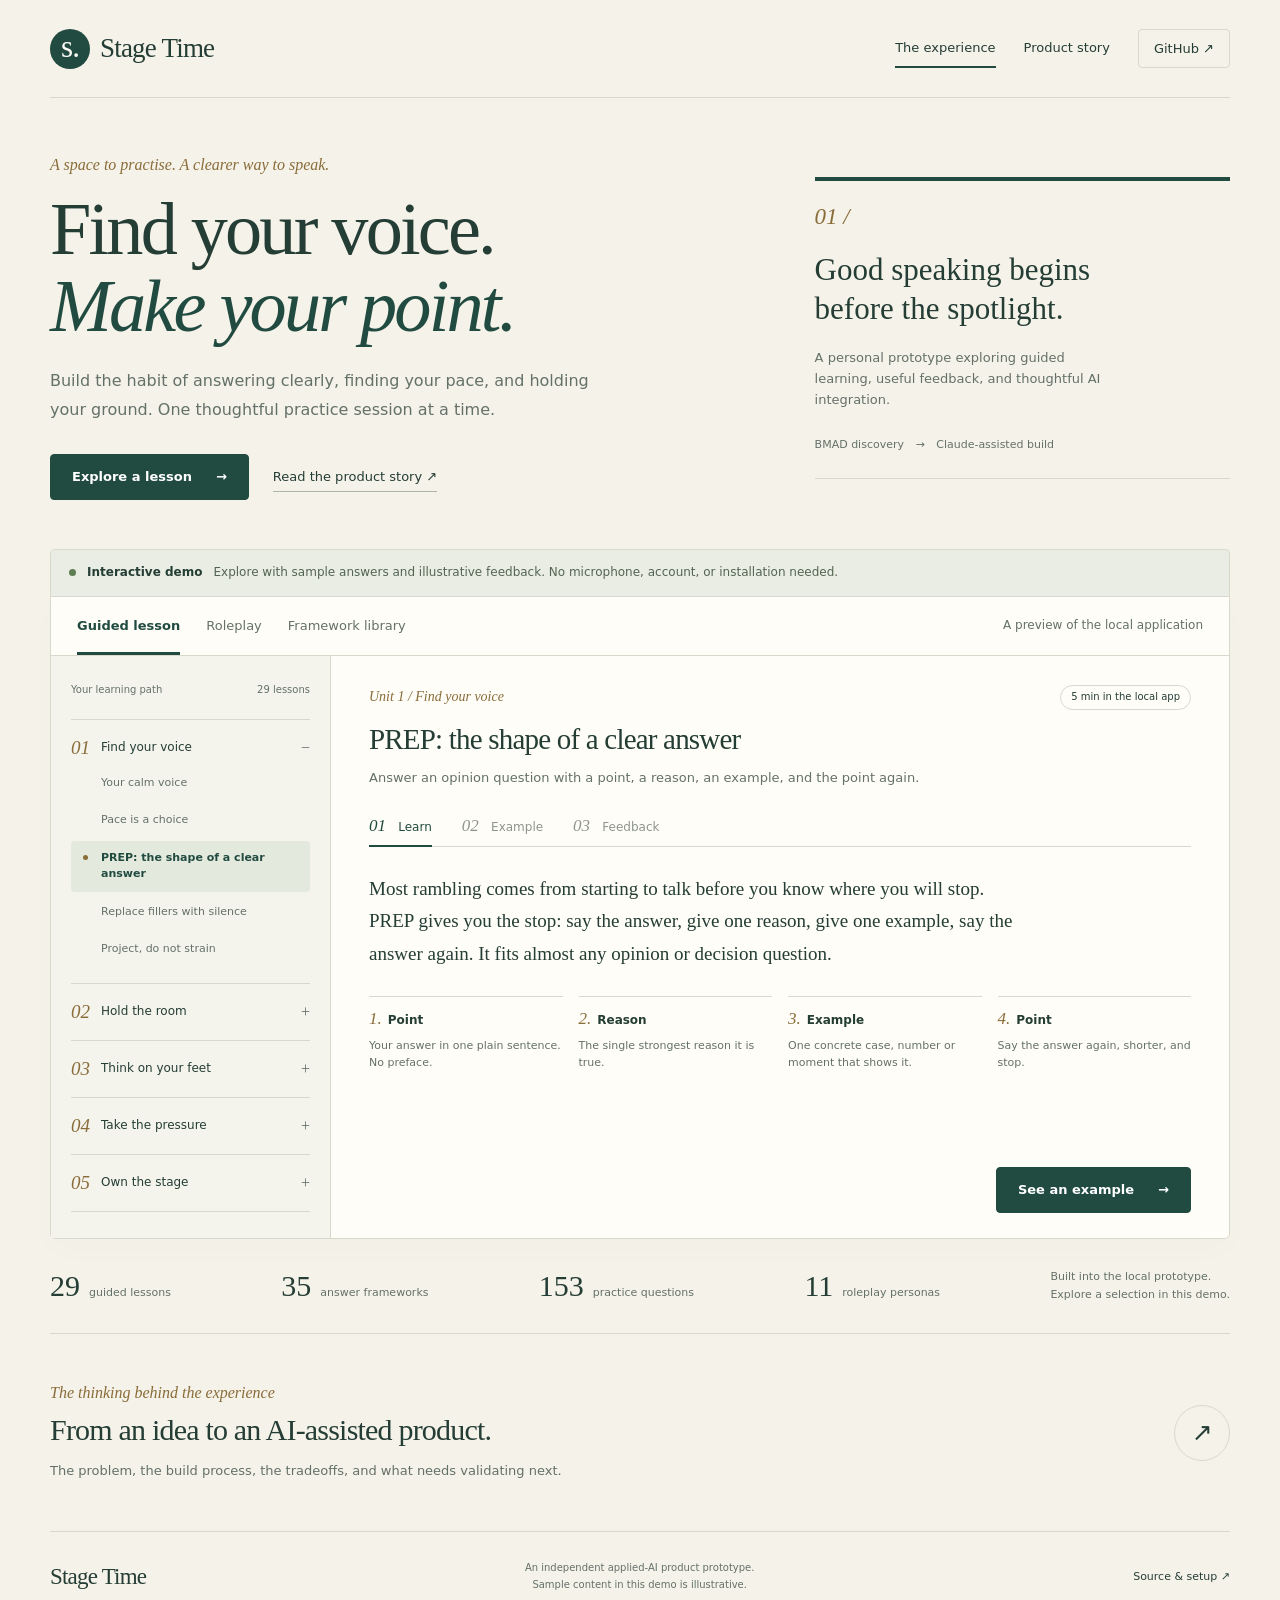
<file: demo/index.html>
<!doctype html>
<html lang="en">
<head>
  <meta charset="utf-8">
  <meta name="viewport" content="width=device-width,initial-scale=1">
  <meta name="theme-color" content="#214b40">
  <title>Stage Time — Speaking practice, thoughtfully built with AI</title>
  <meta name="description" content="Explore Stage Time: an interactive speaking-practice demo and an applied-AI product case study. Built using BMAD discovery and Claude-assisted development.">
  <meta property="og:title" content="Stage Time — From discovery to an AI product prototype">
  <meta property="og:description" content="Try a guided lesson, explore a roleplay, and see the product decisions behind an AI-assisted speaking coach.">
  <meta property="og:type" content="website">
  <meta property="og:url" content="https://yazym-dotcom.github.io/stage-time/">
  <meta property="og:site_name" content="Stage Time">
  <meta property="og:image" content="https://yazym-dotcom.github.io/stage-time/assets/stage-time-cover.png">
  <meta property="og:image:type" content="image/png">
  <meta property="og:image:width" content="1672">
  <meta property="og:image:height" content="941">
  <meta property="og:image:alt" content="Stage Time. Find your voice. Make your point. A green microphone with a speech bubble on an ivory background.">
  <meta name="twitter:card" content="summary_large_image">
  <meta name="twitter:title" content="Stage Time — From discovery to an AI product prototype">
  <meta name="twitter:description" content="Try a guided lesson, explore a roleplay, and see the product decisions behind an AI-assisted speaking coach.">
  <meta name="twitter:image" content="https://yazym-dotcom.github.io/stage-time/assets/stage-time-cover.png">
  <meta name="twitter:image:alt" content="Stage Time. Find your voice. Make your point. A green microphone with a speech bubble on an ivory background.">
  <link rel="canonical" href="https://yazym-dotcom.github.io/stage-time/">
  <link rel="icon" href="./favicon.svg" type="image/svg+xml">
  <link rel="stylesheet" href="./styles.css">
  <script defer src="./content.js"></script>
  <script defer src="./app.js"></script>
</head>
<body>
  <a class="skip" href="#main">Skip to content</a>
  <header class="site-header wrap">
    <a class="brand" href="#demo" aria-label="Stage Time home"><span class="brand-mark">s.</span><span>Stage Time</span></a>
    <nav aria-label="Main navigation">
      <a class="nav-link" href="#demo" data-page="demo">The experience</a>
      <a class="nav-link" href="#story" data-page="story">Product story</a>
      <a class="source-link" href="https://github.com/yazym-dotcom/stage-time" target="_blank" rel="noopener noreferrer">GitHub <span aria-hidden="true">↗</span></a>
    </nav>
  </header>
  <main id="main" class="wrap">
    <section id="demo-page">
      <div class="hero">
        <div><p class="eyebrow">A space to practise. A clearer way to speak.</p>
          <h1>Find your voice.<br><em>Make your point.</em></h1>
          <p class="hero-copy">Build the habit of answering clearly, finding your pace, and holding your ground. One thoughtful practice session at a time.</p>
          <div class="hero-actions"><a class="button primary" href="#lesson">Explore a lesson <span aria-hidden="true">→</span></a><a class="text-link" href="#story">Read the product story <span aria-hidden="true">↗</span></a></div>
        </div>
        <aside class="hero-note"><span class="note-number">01 /</span><p class="serif">Good speaking begins<br>before the spotlight.</p><p>A personal prototype exploring guided learning, useful feedback, and thoughtful AI integration.</p><div class="byline">BMAD discovery <span>→</span> Claude-assisted build</div></aside>
      </div>
      <div class="demo-disclosure"><span class="status-dot" aria-hidden="true"></span><strong>Interactive demo</strong><span>Explore with sample answers and illustrative feedback. No microphone, account, or installation needed.</span></div>
      <section class="experience" id="experience" aria-label="Explore Stage Time">
        <div class="experience-top"><div role="tablist" aria-label="Demo experiences" id="experience-tabs">
          <button role="tab" id="tab-lesson" aria-controls="panel-lesson" aria-selected="true" data-tab="lesson">Guided lesson</button>
          <button role="tab" id="tab-roleplay" aria-controls="panel-roleplay" aria-selected="false" tabindex="-1" data-tab="roleplay">Roleplay</button>
          <button role="tab" id="tab-library" aria-controls="panel-library" aria-selected="false" tabindex="-1" data-tab="library">Framework library</button>
        </div><span class="small muted desktop-note">A preview of the local application</span></div>
        <div id="panel-lesson" role="tabpanel" aria-labelledby="tab-lesson" class="lesson-layout">
          <aside class="curriculum"><div class="section-label"><span>Your learning path</span><span>29 lessons</span></div><div id="lesson-path"></div></aside>
          <div class="lesson-stage"><div class="stage-top"><span class="eyebrow" id="lesson-unit"></span><span class="pill" id="lesson-time"></span></div><h2 id="lesson-title"></h2><p class="lesson-goal" id="lesson-goal"></p>
            <ol class="steps" aria-label="Lesson stages"><li id="phase-0" aria-current="step">01 <span>Learn</span></li><li id="phase-1">02 <span>Example</span></li><li id="phase-2">03 <span>Feedback</span></li></ol>
            <div id="lesson-body" aria-live="polite"></div>
            <div class="lesson-footer"><button class="text-button" id="lesson-back" hidden>← Back</button><button class="button primary" id="lesson-next">See an example <span aria-hidden="true">→</span></button></div>
          </div>
        </div>
        <div id="panel-roleplay" role="tabpanel" aria-labelledby="tab-roleplay" hidden>
          <div class="roleplay-layout"><div class="roleplay-visual"><img src="./assets/dana.jpg" alt="AI-generated practice character Dana" width="384" height="512"><div class="persona-caption"><span class="live-chip">Simulated conversation</span><h2 id="persona-name">The challenger</h2><p>Practise staying clear under pressure.</p></div></div>
            <div class="roleplay-content"><div class="stage-top"><span class="eyebrow">A different kind of rehearsal</span><span class="pill">Scripted demo</span></div><h2>Take the question.<br>Keep your composure.</h2><label class="field-label" for="persona-select">Choose your practice partner</label><select id="persona-select"><option value="premise">The challenger</option><option value="specifics">The numbers person</option><option value="friendly">Curious colleague</option></select><div id="conversation" aria-live="polite"></div><div id="roleplay-options"></div><p class="fine-print">Prewritten branches illustrate the experience. In the local app, a local language model can generate follow-up questions.</p></div>
          </div>
        </div>
        <div id="panel-library" role="tabpanel" aria-labelledby="tab-library" hidden>
          <div class="library-heading"><div><span class="eyebrow">A shape for every answer</span><h2>Find your framework.</h2></div><div class="search-wrap"><label for="framework-search">Search 35 frameworks</label><input type="search" id="framework-search" placeholder="Try PREP, STAR, or a tough question"></div></div>
          <div class="library-filters" role="group" aria-label="Filter frameworks"><button data-filter="all" aria-pressed="true">All frameworks</button><button data-filter="answer" aria-pressed="false">Clear answers</button><button data-filter="story" aria-pressed="false">Tell a story</button><button data-filter="analysis" aria-pressed="false">Explain a decision</button><button data-filter="hostile" aria-pressed="false">Handle pressure</button><button data-filter="process" aria-pressed="false">Think first</button></div>
          <p class="small muted" id="library-count" aria-live="polite"></p><div id="framework-list"></div>
        </div>
      </section>
      <div class="scope-strip"><div><strong>29</strong><span>guided lessons</span></div><div><strong>35</strong><span>answer frameworks</span></div><div><strong>153</strong><span>practice questions</span></div><div><strong>11</strong><span>roleplay personas</span></div><p>Built into the local prototype.<br>Explore a selection in this demo.</p></div>
      <a href="#story" class="story-teaser"><div><span class="eyebrow">The thinking behind the experience</span><h2>From an idea to an AI-assisted product.</h2><p>The problem, the build process, the tradeoffs, and what needs validating next.</p></div><span class="round-arrow" aria-hidden="true">↗</span></a>
    </section>
    <section id="story-page" hidden>
      <div class="story-hero"><p class="eyebrow">Independent product project / Applied AI</p><h1>A product idea.<br><em>A working prototype.</em></h1><p class="hero-copy">Stage Time is my exploration of how AI can help turn a speaking-practice concept into a useful product experience.</p><div class="story-meta"><span>Discovery with BMAD</span><span>Development with Claude</span><span>Personally tested prototype</span></div></div>
      <div class="story-columns"><aside class="story-index"><span class="eyebrow">Inside the project</span><a href="#problem">01 / The problem</a><a href="#process">02 / How I built it</a><a href="#decisions">03 / Product tradeoffs</a><a href="#validation">04 / What comes next</a><a class="text-link" href="#lesson">Explore the demo ↗</a></aside><article class="story-article">
        <section id="problem"><span class="eyebrow">01 / Problem framing</span><h2>Practice needs a little more structure.</h2><p>The product hypothesis: people who want to communicate more clearly could benefit from a private place to rehearse, a shape for their answers, and one useful thing to improve after each attempt.</p><p>Stage Time turns that idea into a repeatable loop: learn a technique, see an example, practise, and review feedback. A guided path gives the user a next step; free practice offers room to explore.</p><blockquote>How might we make speaking practice easier to repeat, and the feedback easier to act on?</blockquote><p class="fine-print">This is a product hypothesis. External user research and evidence of speaking improvement have not yet been collected.</p></section>
        <section id="process"><span class="eyebrow">02 / My AI-assisted workflow</span><h2>Discovery → implementation → personal testing.</h2><p>I used the BMAD framework for discovery and brainstorming, then used Claude to help code the application. I used the resulting app myself and consider it a working prototype.</p><div class="process-step"><span>01</span><div><h3>Explore the problem with BMAD</h3><p>Use a structured discovery and brainstorming process to develop the idea. This was concept exploration, not a completed customer research study.</p></div></div><div class="process-step"><span>02</span><div><h3>Build with Claude</h3><p>Use AI-assisted coding to turn the concept into an application with lessons, roleplay, speech analysis, and feedback. AI assistance is part of the development story.</p></div></div><div class="process-step"><span>03</span><div><h3>Use the prototype personally</h3><p>Explore the experience firsthand and assess its readiness as a prototype. External usability testing is the next step.</p></div></div><p class="note">Two roles for AI: it assisted development, and local AI models support transcription and coaching inside the application. This browser demo uses curated examples.</p></section>
        <section id="decisions"><span class="eyebrow">03 / Decisions reflected in the product</span><h2>Useful AI needs product boundaries.</h2><div class="decision"><h3>Give practice a clear starting point</h3><p><strong>Implementation:</strong> A guided path with short lessons, examples, and feedback.</p><p><strong>Tradeoff:</strong> Structure can reduce choice overload, while free practice preserves flexibility. Whether this helps people return still needs testing.</p></div><div class="decision"><h3>Separate measurement from interpretation</h3><p><strong>Implementation:</strong> Rules calculate signals such as pace and fillers; a language model supports coaching and answer-structure assessment.</p><p><strong>Tradeoff:</strong> Explicit measurements make parts of the feedback easier to explain. Model judgments and transcripts remain fallible.</p></div><div class="decision"><h3>Keep speech processing local</h3><p><strong>Implementation:</strong> Local transcription, acoustic analysis, and an optional local coaching model.</p><p><strong>Tradeoff:</strong> Less dependence on paid APIs and local handling of speech, with heavier installation and hardware requirements.</p></div><div class="decision"><h3>Keep the experience usable when a service is off</h3><p><strong>Implementation:</strong> Bank-based questions and available measurements remain usable when optional models are unavailable.</p><p><strong>Tradeoff:</strong> Feedback becomes less complete. The interface needs to explain what was and was not assessed.</p></div></section>
        <section id="validation"><span class="eyebrow">04 / Current stage & next experiment</span><h2>A prototype, with a clear next question.</h2><p>The app has been used by its creator. It has not yet been tested with external users, and there are no measured claims of adoption, learning improvement, or business impact.</p><div class="validation-box"><h3>Proposed next step: a small usability pilot</h3><ul><li>Can a new user start a first practice session without help?</li><li>Can they explain what the feedback means?</li><li>Can they name one change to try in their next answer?</li><li>Would they return to practise, and what gets in the way?</li></ul><p>Use observed task completion, points of confusion, and follow-up feedback to prioritise the next iteration.</p></div><p>This project demonstrates moving from concept exploration to an AI-assisted prototype. The next phase is learning whether the experience solves the intended problem for other people.</p><a class="button primary" href="https://github.com/yazym-dotcom/stage-time" target="_blank" rel="noopener noreferrer">Explore the source on GitHub ↗</a></section>
      </article></div>
    </section>
  </main>
  <footer class="wrap"><a class="brand footer-brand" href="#demo">Stage Time</a><p>An independent applied-AI product prototype.<br>Sample content in this demo is illustrative.</p><a href="https://github.com/yazym-dotcom/stage-time" target="_blank" rel="noopener noreferrer">Source & setup ↗</a></footer>
  <dialog id="framework-dialog" aria-labelledby="dialog-title"><button class="dialog-close" aria-label="Close framework">×</button><div id="dialog-content"></div></dialog>
  <noscript><p class="wrap">This interactive demo needs JavaScript. The product case study and local application are also available in the GitHub repository.</p></noscript>
</body>
</html>
</file>
<file: demo/styles.css>
:root{--paper:#f5f2e9;--surface:#fffdf8;--ink:#243d35;--muted:#647168;--green:#214b40;--green-soft:#e9eee5;--brass:#896c39;--line:#d8d9cd;--serif:Georgia,'Times New Roman',serif;--sans:Inter,ui-sans-serif,system-ui,-apple-system,BlinkMacSystemFont,'Segoe UI',sans-serif}
*{box-sizing:border-box}html{scroll-behavior:smooth;scroll-padding-top:24px}body{margin:0;background:var(--paper);color:var(--ink);font-family:var(--sans);font-size:15px;line-height:1.65}button,input,select,textarea{font:inherit}button,a,input,select,summary{touch-action:manipulation}button{cursor:pointer}a{color:inherit;text-decoration:none}button{color:inherit}button:disabled{cursor:default}button:focus-visible,a:focus-visible,input:focus-visible,select:focus-visible,summary:focus-visible{outline:3px solid #ad8035;outline-offset:4px}button,input,select{border-radius:4px}button{border:0;background:none}img{display:block;max-width:100%}h1,h2,h3,p{margin:0}h1,h2{font-family:var(--serif);font-weight:400}h1{font-size:clamp(44px,5.8vw,76px);line-height:1.04;letter-spacing:-2.8px}h1 em{font-weight:400;color:var(--green)}h2{font-size:34px;line-height:1.2;letter-spacing:-.8px}h3{font-size:17px;font-weight:600}p+p{margin-top:14px}[hidden]{display:none!important}.wrap{width:min(1180px,calc(100% - 80px));margin:auto}.skip{position:absolute;top:-70px;left:20px;padding:12px;background:var(--green);color:white;z-index:20}.skip:focus{top:10px}.site-header{height:98px;display:flex;align-items:center;justify-content:space-between;border-bottom:1px solid var(--line);gap:24px}.brand{display:flex;align-items:center;gap:10px;font:27px var(--serif);letter-spacing:-.8px}.brand-mark{width:40px;height:40px;border-radius:50%;color:var(--surface);background:var(--green);display:grid;place-items:center;font:31px var(--serif);padding-bottom:3px}.site-header nav{display:flex;align-items:center;gap:28px;font-size:13px;font-weight:500}.nav-link{padding:8px 0;border-bottom:2px solid transparent}.nav-link[aria-current=page]{border-color:var(--green)}.source-link{border:1px solid var(--line);padding:8px 15px;border-radius:4px}.source-link:hover{background:var(--green-soft)}.hero{display:grid;grid-template-columns:1.6fr 1fr;gap:100px;padding:58px 0 49px;align-items:center}.eyebrow{font:italic 16px var(--serif);color:var(--brass);display:block;margin-bottom:17px}.hero-copy{max-width:560px;font-size:16px;color:var(--muted);line-height:1.8;margin-top:22px}.hero-actions{display:flex;align-items:center;flex-wrap:wrap;gap:24px;margin-top:29px}.button{display:inline-flex;align-items:center;justify-content:center;gap:24px;min-height:46px;padding:10px 21px;border:1px solid var(--line);border-radius:4px;font-size:13px;font-weight:550;transition:background .15s,transform .15s}.primary{background:var(--green);color:white;border-color:var(--green)}.primary:hover{background:#153b31}.secondary:hover{background:var(--green-soft)}.text-link,.text-button{font-size:13px;border-bottom:1px solid #adb5a9;padding:4px 0}.text-button:hover,.text-link:hover{color:var(--brass)}.hero-note{border-top:4px solid var(--green);border-bottom:1px solid var(--line);padding:23px 0 24px;position:relative}.note-number{font:italic 23px var(--serif);color:var(--brass)}.hero-note .serif{font:31px/1.27 var(--serif);margin:18px 0}.hero-note>p:not(.serif){font-size:13px;color:var(--muted);max-width:310px}.byline{font-size:11px;margin-top:25px;color:var(--muted)}.byline span{margin:0 8px}.demo-disclosure{display:flex;align-items:center;gap:11px;background:#e9ede3;padding:13px 18px;font-size:12px;border:1px solid var(--line);border-bottom:0;border-radius:5px 5px 0 0}.demo-disclosure>span:last-child{color:#536452}.status-dot{width:7px;height:7px;background:#5e7d52;border-radius:50%;flex-shrink:0}.demo-disclosure strong{white-space:nowrap;font-weight:600}.experience{background:var(--surface);border:1px solid var(--line);border-radius:0 0 5px 5px;box-shadow:0 12px 32px #20382e04;scroll-margin-top:20px}.experience-top{display:flex;align-items:center;justify-content:space-between;padding:0 26px;border-bottom:1px solid var(--line);gap:20px}.experience-top [role=tablist]{display:flex;gap:26px}.experience-top [role=tab]{padding:18px 0 16px;border-radius:0;border-bottom:3px solid transparent;font-size:13px;white-space:nowrap;color:var(--muted)}.experience-top [role=tab][aria-selected=true]{border-color:var(--green);font-weight:600;color:var(--green)}.small{font-size:12px}.muted{color:var(--muted)}.lesson-layout{display:grid;grid-template-columns:280px minmax(0,1fr)}.curriculum{padding:26px 20px;background:#f4f4ec;border-right:1px solid var(--line);max-height:640px;overflow:auto}.section-label{display:flex;justify-content:space-between;font-size:10px;margin-bottom:20px;color:var(--muted)}.unit{border-bottom:1px solid var(--line);padding:13px 0}.unit:first-child{border-top:1px solid var(--line)}.unit summary{display:flex;align-items:center;list-style:none;cursor:pointer;gap:10px;font-weight:500;font-size:12px;padding:4px 0}.unit summary::-webkit-details-marker{display:none}.unit summary:after{content:'+';margin-left:auto;font:16px var(--serif);color:var(--muted)}.unit[open] summary:after{content:'−'}.unit-no{font:italic 19px var(--serif);color:var(--brass);min-width:20px}.unit button{display:block;width:100%;text-align:left;font-size:11px;line-height:1.5;padding:9px 10px 9px 30px;margin:3px 0;color:var(--muted)}.unit button:hover{background:#e6eadd}.unit button[aria-current=true]{color:var(--green);background:#e3e9dc;font-weight:600;position:relative}.unit button[aria-current=true]:before{content:'';position:absolute;left:12px;top:14px;width:5px;height:5px;border-radius:50%;background:var(--brass)}.lesson-stage{padding:29px 38px 25px;min-height:540px;display:flex;flex-direction:column}.stage-top{display:flex;align-items:center;justify-content:space-between;gap:20px;margin-bottom:12px}.stage-top .eyebrow{margin:0;font-size:14px}.pill{font-size:10px;border:1px solid var(--line);border-radius:30px;padding:3px 10px;white-space:nowrap}.lesson-stage h2{font-size:29px;max-width:610px}.lesson-goal{color:var(--muted);font-size:13px;margin-top:10px;max-width:600px}.steps{display:flex;list-style:none;padding:0;margin:28px 0 26px;border-bottom:1px solid var(--line);gap:30px}.steps li{font:italic 17px var(--serif);color:#8d958b;padding-bottom:10px;position:relative}.steps li span{font:12px var(--sans);margin-left:8px}.steps li[aria-current=step]{color:var(--green)}.steps li[aria-current=step]:after{content:'';position:absolute;bottom:-1px;left:0;right:0;height:2px;background:var(--green)}#lesson-body{min-height:230px}#lesson-body .teaching{font:19px/1.7 var(--serif);max-width:650px}.framework-steps{display:grid;grid-template-columns:repeat(4,1fr);gap:16px;margin-top:26px}.framework-steps>div{border-top:1px solid var(--line);padding-top:12px}.framework-steps b{display:block;font-size:12px;font-weight:600}.framework-steps .step-count{font:italic 17px var(--serif);color:var(--brass);margin-right:6px}.framework-steps p{font-size:11px;color:var(--muted);line-height:1.6;margin-top:6px}.lesson-footer{margin-top:auto;padding-top:26px;display:flex;justify-content:flex-end;gap:24px;align-items:center}.lesson-footer .text-button{margin-right:auto}.prompt{background:#eff1e9;padding:17px 20px;border-left:2px solid var(--brass);font:20px/1.45 var(--serif);margin-bottom:18px}.prompt-label{font:11px var(--sans);color:var(--muted);display:block;margin-bottom:7px}.sample-answer{font:17px/1.8 var(--serif);margin:18px 0}.example-label{font-size:10px;color:var(--brass)}.fine-print{font-size:11px;color:var(--muted);line-height:1.65;margin-top:19px}.feedback-heading{display:flex;align-items:center;gap:18px;margin-bottom:20px}.score{font:52px/1 var(--serif);color:var(--green);padding-right:18px;border-right:1px solid var(--line)}.score small{font:11px var(--sans);color:var(--muted);display:block;margin-top:6px}.feedback-heading h3{font:23px var(--serif);font-weight:400}.feedback-heading p{font-size:12px;color:var(--muted);margin-top:5px}.signal-grid{display:grid;grid-template-columns:repeat(3,1fr);gap:20px}.signal{border-top:1px solid var(--line);padding-top:10px}.signal b{font-weight:500;font-size:11px;display:block;color:var(--muted)}.signal strong{font:24px var(--serif);display:block;margin:2px 0}.signal span{font-size:10px;color:var(--muted)}.coach-note{background:var(--green-soft);padding:16px 20px;margin-top:19px;font-size:13px;border-radius:3px}.coach-note b{display:block;font-size:11px;margin-bottom:4px;color:var(--green)}.sample-toggle{display:flex;gap:9px;margin:18px 0}.sample-toggle button{font-size:11px;padding:6px 11px;border:1px solid var(--line)}.sample-toggle button[aria-pressed=true]{background:var(--green);color:white;border-color:var(--green)}.roleplay-layout{display:grid;grid-template-columns:.85fr 1.15fr;min-height:600px}.roleplay-visual{position:relative;overflow:hidden;background:#29382e;min-height:500px}.roleplay-visual>img{width:100%;height:100%;object-fit:cover;position:absolute;inset:0}.persona-caption{position:absolute;bottom:0;left:0;right:0;padding:60px 30px 28px;background:#173227e8;color:white}.persona-caption h2{font-size:29px}.persona-caption p{font-size:12px;color:#d2ded4;margin-top:9px}.live-chip{display:inline-flex;font-size:10px;border:1px solid #b4c8b470;border-radius:30px;padding:2px 9px;margin-bottom:15px}.roleplay-content{padding:34px 36px}.roleplay-content h2{font-size:30px}.field-label{display:block;font-size:11px;color:var(--muted);margin:23px 0 6px}select{width:100%;border:1px solid var(--line);padding:10px 13px;background:var(--surface);font-size:12px}.bubble{padding:16px 0;border-bottom:1px solid var(--line);font:17px/1.55 var(--serif)}.bubble .speaker{font:10px var(--sans);color:var(--brass);display:block;margin-bottom:6px}.bubble.user{color:var(--muted);font-size:15px}.choices{display:grid;gap:9px;margin-top:18px}.choice{border:1px solid var(--line);padding:12px 15px;display:flex;text-align:left;font-size:12px;gap:16px;align-items:center;background:var(--surface)}.choice:hover{background:var(--green-soft);border-color:var(--green)}.choice span{color:var(--brass);font:italic 18px var(--serif)}.library-heading{padding:30px 34px 24px;display:flex;align-items:flex-end;justify-content:space-between;gap:25px}.library-heading .eyebrow{margin-bottom:9px}.library-heading h2{font-size:32px}.search-wrap{width:320px;max-width:100%}.search-wrap label{display:block;font-size:10px;color:var(--muted);margin-bottom:6px}input[type=search]{width:100%;padding:11px 13px;border:1px solid var(--line);background:var(--surface);font-size:12px}.library-filters{display:flex;gap:7px;flex-wrap:wrap;padding:0 34px 20px}.library-filters button{font-size:11px;padding:5px 11px;border:1px solid var(--line);border-radius:30px}.library-filters button[aria-pressed=true]{background:var(--green);color:white;border-color:var(--green)}#library-count{padding:0 34px 12px}#framework-list{padding:0 34px 28px;display:grid;grid-template-columns:1fr 1fr;column-gap:32px}.framework-row{border-top:1px solid var(--line);padding:18px 0;display:flex;text-align:left;align-items:center;gap:15px;border-radius:0}.framework-row:hover .framework-name{color:var(--brass)}.framework-number{font:italic 20px var(--serif);color:var(--brass);width:25px;flex-shrink:0}.framework-row div{flex:1}.framework-name{font:20px var(--serif);display:block}.framework-row p{font-size:11px;color:var(--muted);margin-top:5px}.framework-row .arrow{font-size:20px;font-weight:300}.empty{padding:30px 0;grid-column:1/-1;color:var(--muted)}.scope-strip{display:flex;align-items:center;justify-content:space-between;gap:20px;padding:29px 0;border-bottom:1px solid var(--line)}.scope-strip>div{display:flex;align-items:baseline;gap:9px}.scope-strip strong{font:30px var(--serif)}.scope-strip span,.scope-strip p{font-size:11px;color:var(--muted)}.story-teaser{display:flex;align-items:center;justify-content:space-between;gap:30px;padding:50px 0}.story-teaser .eyebrow{margin-bottom:10px}.story-teaser h2{font-size:30px}.story-teaser p{font-size:13px;color:var(--muted);margin-top:12px}.round-arrow{height:56px;width:56px;border:1px solid var(--line);border-radius:50%;display:grid;place-items:center;font-size:25px;flex-shrink:0}.story-teaser:hover .round-arrow{background:var(--green);color:white}footer{padding:28px 0 34px;border-top:1px solid var(--line);display:flex;justify-content:space-between;align-items:center;gap:20px;font-size:11px}footer p{color:var(--muted);text-align:center;font-size:10px}.footer-brand{font-size:23px}dialog{border:1px solid var(--line);background:var(--surface);color:var(--ink);padding:36px;width:680px;max-width:calc(100% - 32px);max-height:85vh;border-radius:6px}dialog::backdrop{background:#183c3270;backdrop-filter:blur(3px)}.dialog-close{position:absolute;top:11px;right:13px;font-size:28px;line-height:1;padding:5px 9px}.dialog-steps{padding-left:25px;margin:24px 0}.dialog-steps li{padding-left:5px;margin:10px 0;font-size:13px}.dialog-steps li::marker{font-family:var(--serif);color:var(--brass)}.dialog-steps b{display:block}.dialog-steps p{color:var(--muted)}dialog h2{font-size:35px;margin:10px 0}.dialog-source{font-size:11px;color:var(--muted);border-top:1px solid var(--line);padding-top:17px}.story-hero{padding:65px 0 45px;max-width:850px}.story-meta{display:flex;flex-wrap:wrap;gap:12px 25px;font-size:11px;margin-top:25px;color:var(--muted)}.story-meta span:before{content:'•';margin-right:8px;color:var(--brass)}.story-columns{display:grid;grid-template-columns:250px minmax(0,1fr);gap:65px;border-top:1px solid var(--line);padding-top:40px}.story-index{align-self:start;position:sticky;top:30px;display:flex;flex-direction:column;gap:15px;font-size:12px}.story-index .eyebrow{margin-bottom:5px}.story-index .text-link{align-self:start;margin-top:15px}.story-article>section{padding-bottom:46px;margin-bottom:38px;border-bottom:1px solid var(--line);scroll-margin-top:25px}.story-article h2{margin-bottom:22px}.story-article>section>p{color:var(--muted);font-size:14px}.story-article .eyebrow{font-size:15px}.story-article blockquote{font:italic 26px/1.45 var(--serif);margin:26px 0;border-left:2px solid var(--brass);padding:5px 0 5px 25px}.process-step{display:flex;gap:23px;padding:22px 0;border-bottom:1px solid var(--line)}.process-step>span{font:italic 24px var(--serif);color:var(--brass)}.process-step p{font-size:13px;color:var(--muted);margin-top:7px}.story-article .note{background:var(--green-soft);padding:18px 21px;font-size:12px;margin-top:24px}.decision{padding:21px 0;border-bottom:1px solid var(--line)}.decision:last-child{border-bottom:0;padding-bottom:0}.decision p{font-size:13px;margin-top:9px;color:var(--muted)}.decision strong{color:var(--ink);font-weight:500}.validation-box{padding:25px;background:var(--green-soft);margin:25px 0}.validation-box ul{padding-left:20px;font-size:13px}.validation-box li{margin:10px 0}.validation-box p{font-size:12px;color:var(--muted)}#validation .button{margin-top:25px}
@media(min-width:1450px){.hero{padding-top:68px;padding-bottom:59px}}
@media(max-width:1050px){.wrap{width:calc(100% - 48px)}.hero{gap:50px}.hero-note .serif{font-size:27px}.lesson-layout{grid-template-columns:230px minmax(0,1fr)}.lesson-stage{padding:28px}.framework-steps{gap:10px}.desktop-note{display:none}.scope-strip{flex-wrap:wrap}.scope-strip>p{display:none}.roleplay-content{padding:28px}.story-columns{grid-template-columns:190px 1fr;gap:35px}}
@media(max-width:760px){.wrap{width:calc(100% - 36px)}.site-header{height:80px;gap:12px}.brand{font-size:23px;gap:8px}.brand-mark{height:32px;width:32px;font-size:26px}.site-header nav{gap:13px;font-size:11px}.source-link{padding:6px 9px}.hero{grid-template-columns:1fr;gap:0;padding:38px 0 34px}.hero-note{display:none}h1{font-size:53px;letter-spacing:-2px}.hero-copy{font-size:14px}.hero-actions{gap:20px}.demo-disclosure{flex-wrap:wrap;gap:5px 9px;padding:12px 15px}.demo-disclosure>span:last-child{flex-basis:100%;font-size:11px}.experience-top{padding:0 17px}.experience-top [role=tablist]{gap:23px}.experience-top [role=tab]{font-size:12px;padding:15px 0 13px}.lesson-layout{grid-template-columns:1fr}.curriculum{border-right:0;border-bottom:1px solid var(--line);max-height:200px;padding:14px 18px}.section-label{margin-bottom:4px}.unit{padding:5px 0}.unit:not([open]){display:none}.unit button{padding:5px 10px 5px 30px;margin:0}.unit button[aria-current=true]:before{top:11px}.curriculum:focus-within{max-height:300px}.lesson-stage{padding:24px 21px;min-height:530px}.lesson-stage h2{font-size:26px}.lesson-goal{font-size:12px}.steps{gap:25px;margin:22px 0}.framework-steps{grid-template-columns:1fr 1fr;gap:16px}#lesson-body .teaching{font-size:18px}.lesson-footer{padding-top:22px}.pill{font-size:9px}.stage-top .eyebrow{font-size:12px}.signal-grid{gap:12px}.roleplay-layout{grid-template-columns:1fr}.roleplay-visual{min-height:220px;height:220px}.roleplay-visual>img{object-position:center 30%}.persona-caption{left:0;padding:20px;background:#173227e8;max-width:60%;height:100%;display:flex;flex-direction:column;justify-content:center}.persona-caption h2{font-size:25px}.persona-caption p{font-size:11px}.live-chip{align-self:start;font-size:9px}.roleplay-content{padding:25px 22px}.library-heading{display:block;padding:25px 22px 20px}.search-wrap{width:100%;margin-top:20px}.library-filters{padding:0 22px 17px;gap:7px}.library-filters button{font-size:10px}#library-count{padding:0 22px 10px}#framework-list{padding:0 22px 20px;grid-template-columns:1fr}.framework-row{padding:15px 0}.scope-strip{display:grid;grid-template-columns:1fr 1fr;gap:17px;padding:24px 0}.scope-strip strong{font-size:28px}.scope-strip span{font-size:11px}.story-teaser{padding:32px 0}.story-teaser h2{font-size:25px}.story-teaser p{font-size:12px}.round-arrow{height:43px;width:43px;font-size:20px}.story-hero{padding:38px 0 28px}.story-columns{grid-template-columns:1fr;gap:0;padding-top:25px}.story-index{position:static;display:flex;flex-direction:row;flex-wrap:wrap;gap:12px 22px;padding-bottom:30px}.story-index .eyebrow,.story-index .text-link{display:none}.story-article h2{font-size:29px}.story-article blockquote{font-size:23px}footer{flex-wrap:wrap;padding:25px 0;gap:15px}footer p{order:3;width:100%;text-align:left}.footer-brand{font-size:22px}dialog{padding:30px 22px}.sample-answer{font-size:16px}}
@media(max-width:420px){.site-header .nav-link:first-child{display:none}.site-header nav{gap:13px}h1{font-size:47px}.hero-actions{gap:16px}.hero-actions .text-link{font-size:11px}.button{padding:10px 15px;gap:15px}.experience-top [role=tablist]{gap:20px}.experience-top [role=tab]{font-size:11px}.steps{gap:22px}.lesson-stage{padding:22px 17px}.stage-top{gap:10px}.framework-name{font-size:19px}}
@media(prefers-reduced-motion:reduce){html{scroll-behavior:auto}*,*:before,*:after{transition:none!important;animation:none!important}}
@media(max-width:760px){.unit:not([open]){display:block}}
.brand,.source-link{white-space:nowrap}
</file>
